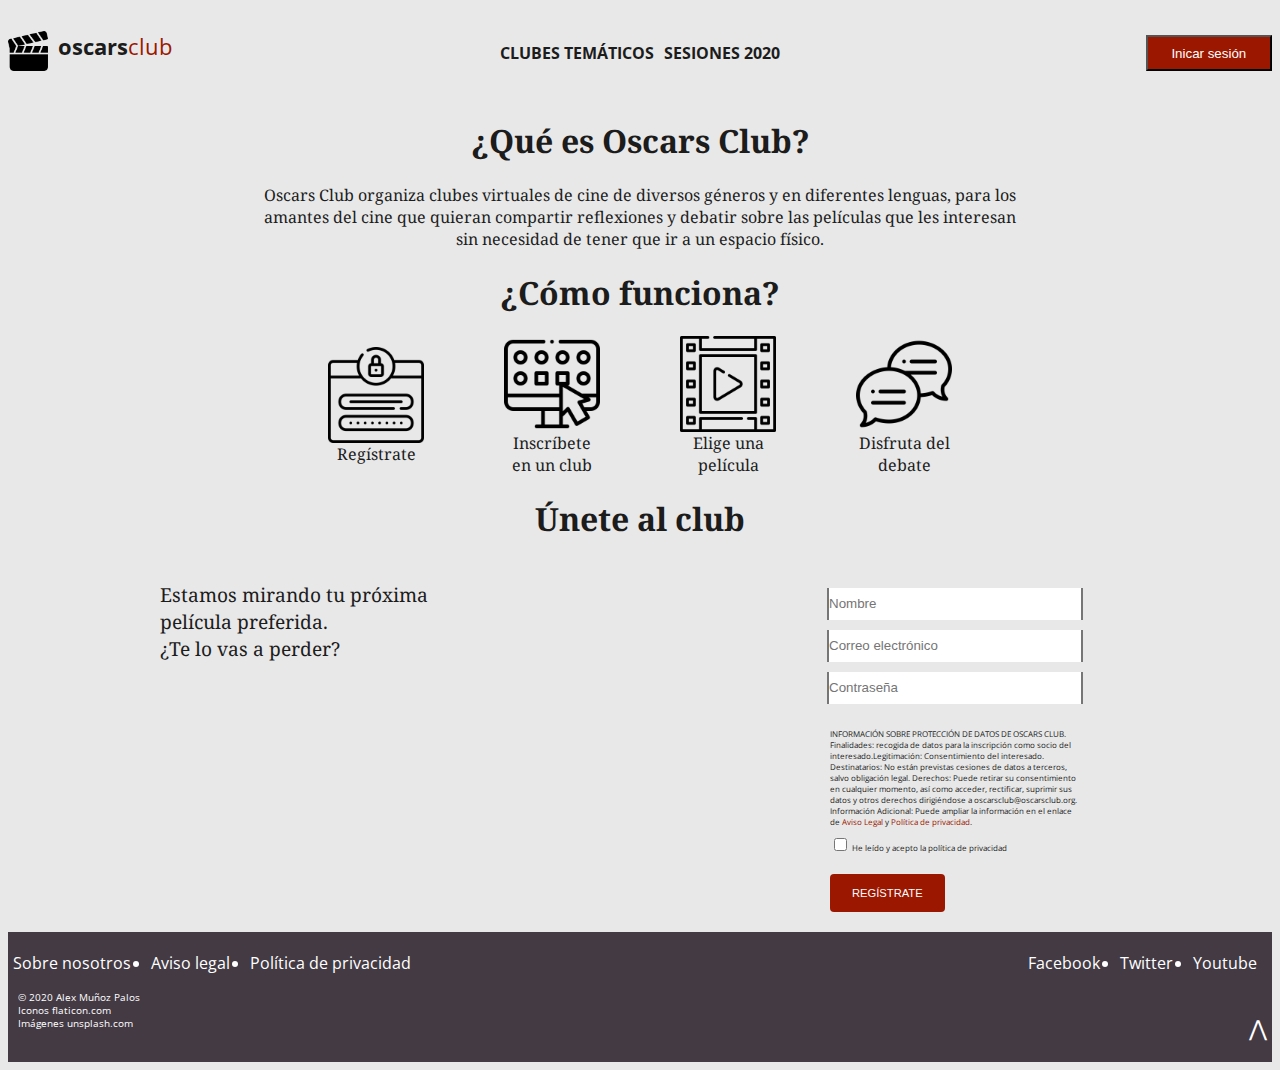
<file: index.html>
<!DOCTYPE html>
<html lang="es">
<head>
    <meta charset="UTF-8">
    <meta name="viewport" content="width=device-width, initial-scale=1.0">
    <link rel="stylesheet" href= "css/style.css">
    <link rel="preconnect" href="https://fonts.gstatic.com">
    <link href="https://fonts.googleapis.com/css2?family=Noto+Serif:ital,wght@0,400;0,700;1,400;1,700&display=swap" rel="stylesheet">
    <link href="https://fonts.googleapis.com/css2?family=Open+Sans:ital,wght@0,400;1,700&display=swap" rel="stylesheet">

    <title>Página de inicio de oscarsclub</title>
</head>
<body>
    <header id="cabecera">
        <button><a href="about:blank">Inicar sesión</a></button>
        <a id="enlacecabecera" href="index.html"><span class="negrita">oscars</span><span class="vermell">club</span></a>
        <nav>
            <ul>
                <li><a href="clubes-tematicos.html">CLUBES TEMÁTICOS</a></li>
                <li><a href="sesiones-2020.html">SESIONES 2020</a></li>
            </ul>
        </nav>
        
    </header>
    <main>
        <section id="oscars">
            <h1>¿Qué es Oscars Club?</h1>
            <p>Oscars Club organiza clubes virtuales de cine de diversos géneros y en diferentes lenguas, para los amantes del 
                cine que quieran compartir reflexiones y debatir sobre las películas que les interesan sin
                 necesidad de tener que ir a un espacio físico.</p>
        </section>
        
        <section>
            <h1>¿Cómo funciona?</h1>
            <div id="funcionamiento">
                <figure>
                <img src="img/howto-register.png" >
                <figcaption>Regístrate</figcaption>
                </figure>
                <figure>
                <img src="img/howto-club.png" >
                <figcaption>Inscríbete en un club</figcaption>
                </figure>
                <figure>
                <img src="img/howto-film.png" >
                <figcaption>Elige una película</figcaption>
                </figure>
                <figure>
                <img src="img/howto-speech.png" >
                <figcaption>Disfruta del debate </figcaption>
                </figure>
            </div>
        </section>
        <section>
            <h1> Únete al club</h1>
            <div id="unete">
                <p id="textounete">
                    Estamos mirando tu próxima película preferida.<br>
                    ¿Te lo vas a perder?
                </p>
            <div id="formulario">
                <form>
                    <ul>
                        <li><input name="Nombre" id="nombre" type="text" pattern="[A-Za-z'ñç\-]{2,64}" required placeholder="Nombre"></li>
                        <li><input name="Email" id="correo" type="email" placeholder="Correo electrónico" required></li>
                        <li><input name="Contraseña" id="contraseña" type="password" placeholder="Contraseña" required></li>
                    </ul>
                    <p>
                        INFORMACIÓN SOBRE PROTECCIÓN DE DATOS DE OSCARS CLUB. Finalidades: recogida de datos para la inscripción como
                        socio del interesado.Legitimación: Consentimiento del interesado. Destinatarios: No están previstas cesiones de datos a terceros, salvo obligación legal. Derechos: Puede retirar su consentimiento en cualquier momento, así como acceder, rectificar, suprimir sus datos y otros derechos dirigiéndose a oscarsclub@oscarsclub.org.
                        Información Adicional: Puede ampliar la información en el enlace de <a>Aviso Legal</a> 
                        y <a>Política de privacidad</a>.
                    </p>
                    <div id="terminos">
                    <label for="aceptotermimos">
                        <input type="checkbox" name="aceptarterminos" id="aceptoterminos">
                        He leído y acepto la política de privacidad
                    </label>
                    </div>
                    <button type="submit">REGÍSTRATE</button>
                </form>
                
            </div>
            </div>

        </section>
    </main>

    <footer>
        <div id="primera">
            <ul>
                <li><a href="about:blank">Sobre nosotros</a></li>
                <li class="disco"><a href="about:blank">Aviso legal</a></li>
                <li class="disco"><a href="about:blank">Política de privacidad</a></li>
            </ul>
        </div>
        
        <div id="segunda">
            <ul>
                <li><a href="about:blank">Facebook</a></li>
                <li class="disco"><a href="about:blank">Twitter</a></li>
                <li class="disco"><a href="about:blank">Youtube</a></li>
            </ul>
        </div>
        <div id="infofooter">
            <p>© 2020 Alex Muñoz Palos<br>Iconos <a href="https://www.flaticon.com">flaticon.com</a> <br>Imágenes <a href="https://unsplash.com">unsplash.com</a> </p>
        </div>
        <div id="contenidor"> 
            <p id="xwedge"><a href="#cabecera">&#8896;</a></p>
        </div>
    </footer>
    
</body>
</html>
</file>
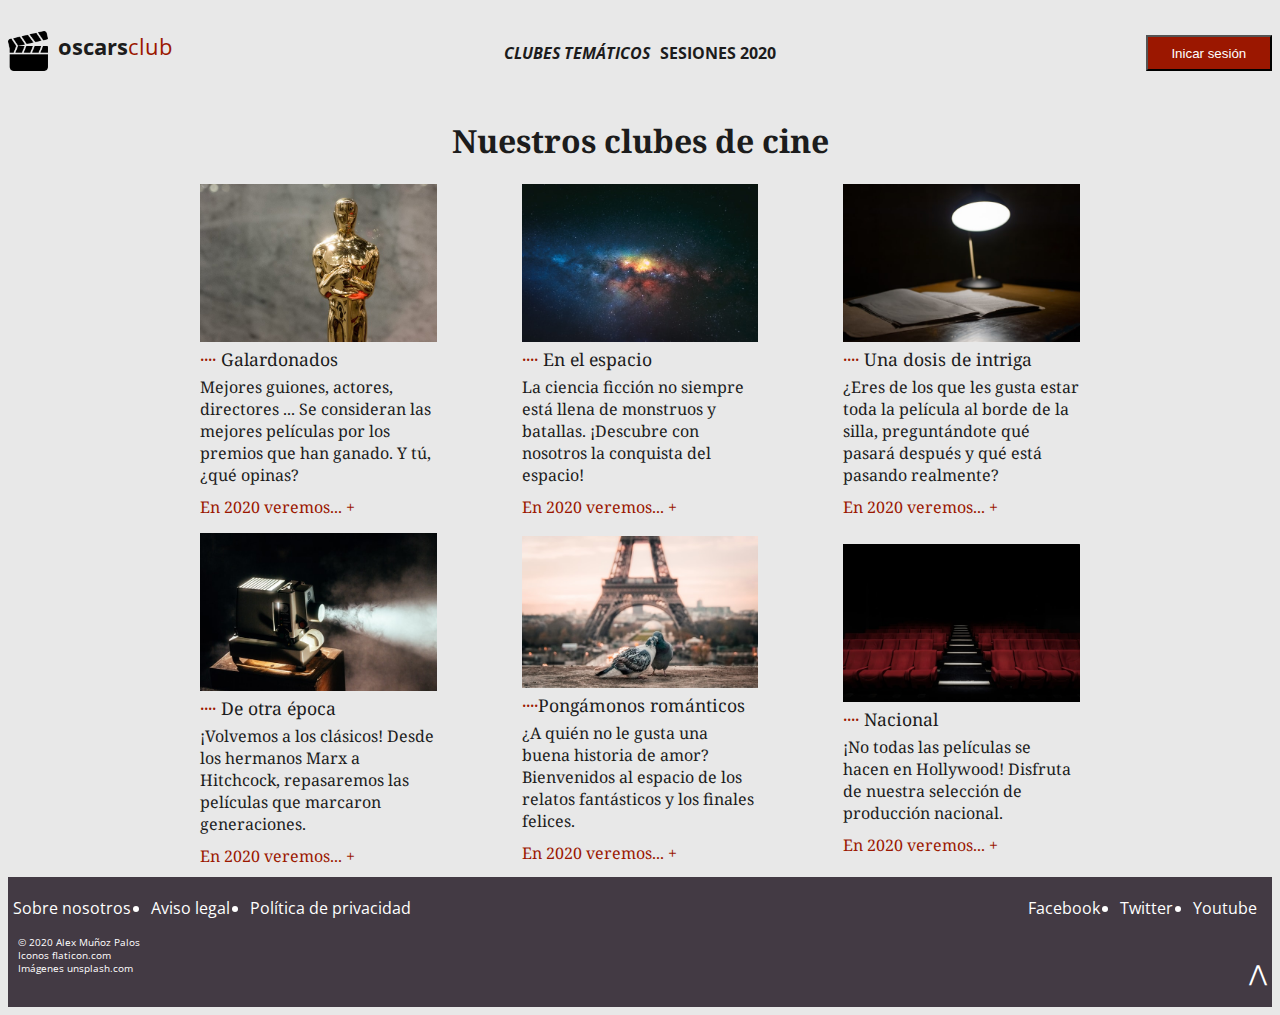
<file: clubes-tematicos.html>
<!DOCTYPE html>
<html lang="es">
<head>
    <meta charset="UTF-8">
    <meta name="viewport" content="width=device-width, initial-scale=1.0">
    <link rel="stylesheet" href= "css/style.css">
    <link rel="preconnect" href="https://fonts.gstatic.com">
    <link href="https://fonts.googleapis.com/css2?family=Noto+Serif:ital,wght@0,400;0,700;1,400;1,700&display=swap" rel="stylesheet">
    <link href="https://fonts.googleapis.com/css2?family=Open+Sans:ital,wght@0,400;1,700&display=swap" rel="stylesheet">
    <title>Clubes temáticos de películas en oscarsclub</title>
</head>
<body>
    <header id="cabecera">
        <button><a href="about:blank">Inicar sesión</a></button>
        <a id="enlacecabecera" href="index.html"><span class="negrita">oscars</span><span class="vermell">club</span></a>
        <nav>
            <ul>
                <li><a href="clubes-tematicos.html"><span class="cursiva">CLUBES TEMÁTICOS</span></a></li>
                <li><a href="sesiones-2020.html">SESIONES 2020</a></li>
            </ul>
        </nav>
        
    </header>
    <main>
        <h1>Nuestros clubes de cine</h1>
        <section id="clubes">
            <figure>
                <img src="img/club1.jpg">
                <figcaption><div class="tituloclubes"><span class="vermell">····</span> Galardonados</div>
                    Mejores guiones, actores, directores ... Se consideran las mejores películas por los premios que han ganado. Y tú, ¿qué opinas?
                 <a href="sesiones-2020.html#Galardonados">En 2020 veremos... +</a> </figcaption>
            </figure>
            <figure>
                <img src="img/club2.jpg">
                <figcaption><div class="tituloclubes"><span class="vermell">····</span> En el espacio</div>
                    La ciencia ficción no siempre está llena de monstruos y batallas. ¡Descubre con nosotros la conquista del espacio!
                    <a href="sesiones-2020.html#EnElEspacio">En 2020 veremos... +</a> </figcaption>
            </figure>
            <figure>
                <img src="img/club3.jpg">
                <figcaption><div class="tituloclubes"><span class="vermell">····</span> Una dosis de intriga</div>
                ¿Eres de los que les gusta estar toda la película al borde de la silla, preguntándote qué pasará después y qué está pasando realmente?
                <a href="sesiones-2020.html#Intriga">En 2020 veremos... +</a>  </figcaption>
            </figure>
            <figure>
                <img src="img/club4.jpg">
                <figcaption><div class="tituloclubes"><span class="vermell">····</span> De otra época</div>
                ¡Volvemos a los clásicos! Desde los hermanos Marx a Hitchcock, repasaremos las películas que marcaron generaciones.
                <a href="sesiones-2020.html#OtraEpoca">En 2020 veremos... +</a> </figcaption>
            </figure>
            <figure>
                <img src="img/club5.jpg">
                <figcaption><div class="tituloclubes"><span class="vermell">····</span>Pongámonos románticos</div>
                ¿A quién no le gusta una buena historia de amor? Bienvenidos al espacio de los relatos fantásticos y los finales felices.
                <a href="sesiones-2020.html#Romanticas">En 2020 veremos... +</a> </figcaption>
            </figure>
            <figure>
                <img src="img/club6.jpg">
                <figcaption><div class="tituloclubes"><span class="vermell">····</span> Nacional</div>
                ¡No todas las películas se hacen en Hollywood! Disfruta de nuestra selección de producción nacional.
                <a href="sesiones-2020.html#Nacional">En 2020 veremos... +</a> </figcaption>
            </figure>
            </section>
        </section>

    </main>
    <footer>
        <div id="primera">
            <ul>
                <li><a href="about:blank">Sobre nosotros</a></li>
                <li class="disco"><a href="about:blank">Aviso legal</a></li>
                <li class="disco"><a href="about:blank">Política de privacidad</a></li>
            </ul>
        </div>
        
        <div id="segunda">
            <ul>
                <li><a href="about:blank">Facebook</a></li>
                <li class="disco"><a href="about:blank">Twitter</a></li>
                <li class="disco"><a href="about:blank">Youtube</a></li>
            </ul>
        </div>
        <div id="infofooter">
            <p>© 2020 Alex Muñoz Palos<br>Iconos <a href="https://www.flaticon.com">flaticon.com</a> <br>Imágenes <a href="https://unsplash.com">unsplash.com</a> </p>
        </div>
        <div id="contenidor"> 
            <p id="xwedge"><a href="#cabecera">&#8896;</a></p>
        </div>
    </footer>
</body>
</html>
</file>
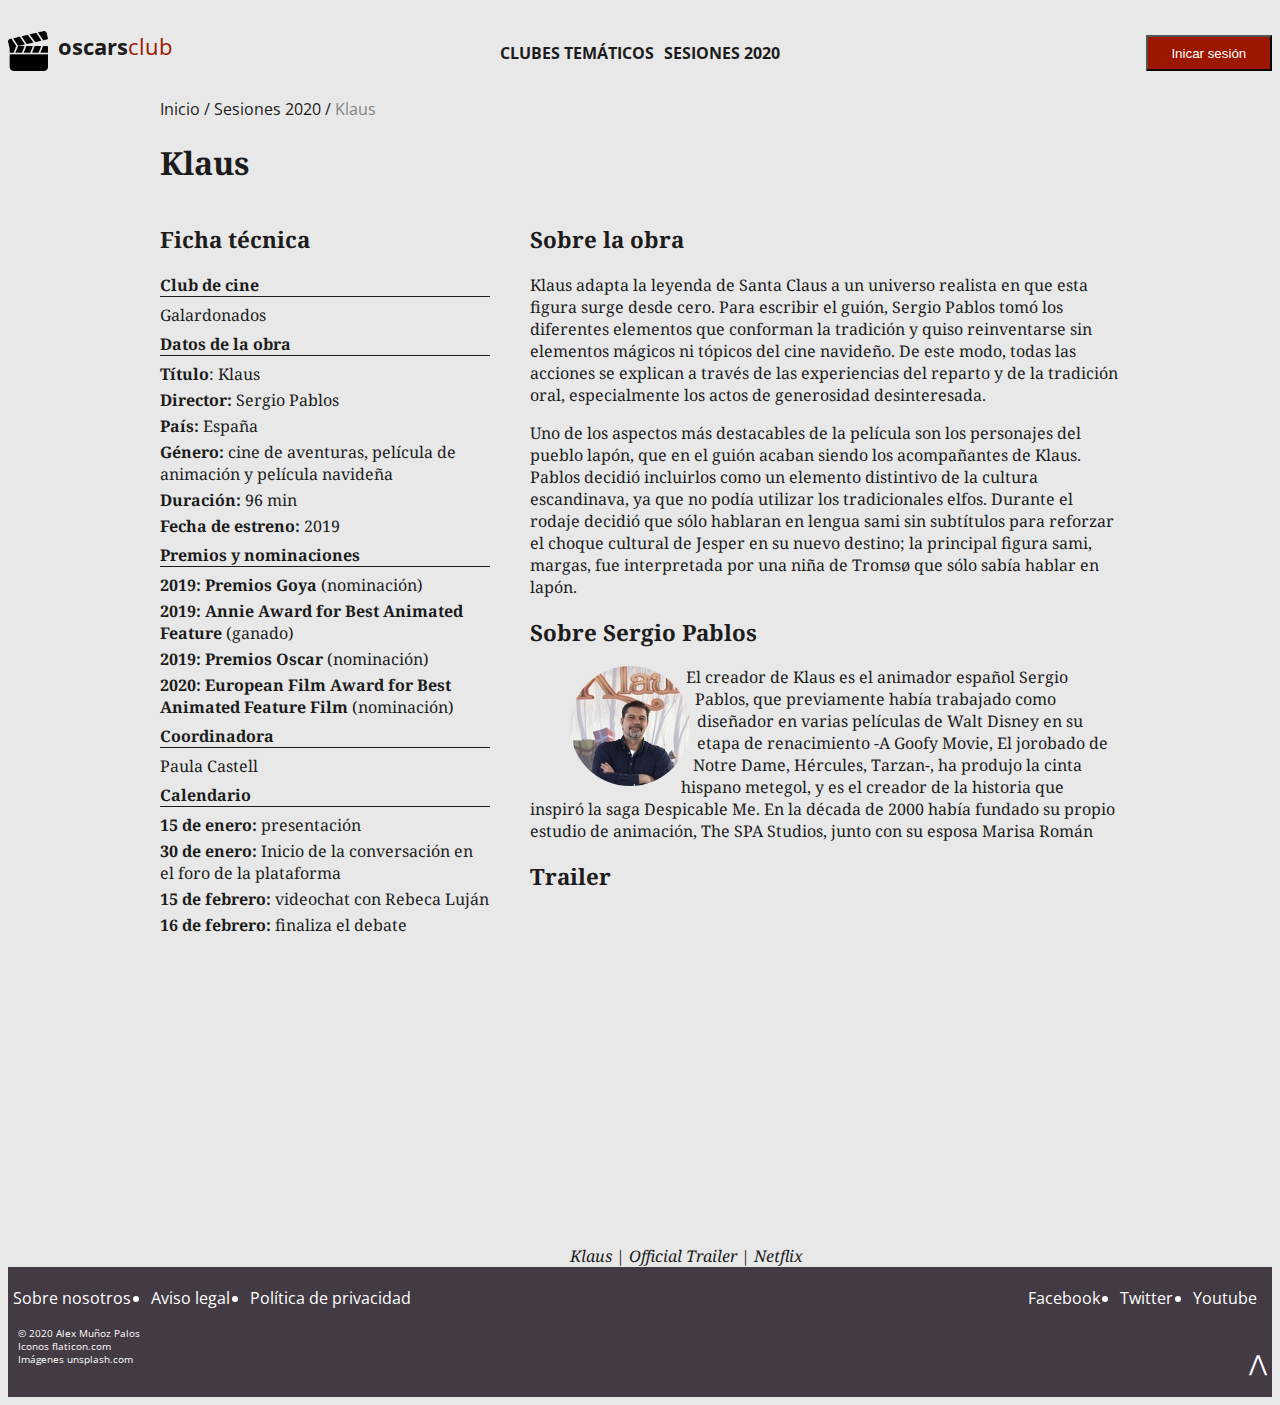
<file: detalle-sesion.html>
<!DOCTYPE html>
<html lang="es">
<head>
    <meta charset="UTF-8">
    <meta name="viewport" content="width=device-width, initial-scale=1.0">
    <link rel="stylesheet" href= "css/style.css">
    <link rel="preconnect" href="https://fonts.gstatic.com">
    <link href="https://fonts.googleapis.com/css2?family=Noto+Serif:ital,wght@0,400;0,700;1,400;1,700&display=swap" rel="stylesheet">
    <link href="https://fonts.googleapis.com/css2?family=Open+Sans:ital,wght@0,400;1,700&display=swap" rel="stylesheet">
    <title>Detalles de la película Klaus</title>
</head>
<body>
    <header id="cabecera">
        <button><a href="about:blank">Inicar sesión</a></button>
        <a id="enlacecabecera" href="index.html"><span class="negrita">oscars</span><span class="vermell">club</span></a>
        <nav>
            <ul>
                <li><a href="clubes-tematicos.html">CLUBES TEMÁTICOS</a></li>
                <li><a href="sesiones-2020.html">SESIONES 2020</a></li>
            </ul>
        </nav>
        
    </header>
    <main>
        <nav id="Ariadna"><a href="index.html">Inicio</a> / <a href="sesiones-2020.html">Sesiones 2020</a> / <span class="noactiu">Klaus</span></nav>
    <h1 class="titulopelicula">Klaus</h1>
    <section class="pelicula">
        <aside class="fichatecnica">
            <h2>Ficha técnica</h2>
            <div>
                <h4>Club de cine</h4>
                <p>Galardonados</p>
            </div>
            <div>
                <h4>Datos de la obra</h4>
                <p><b>Título</b>: Klaus </p>
                <p><b>Director:</b> Sergio Pablos </p>
                <p><b>País:</b> España </p>
                <p><b>Género:</b> cine de aventuras, película de animación y película navideña </p>
                <p><b>Duración:</b> 96 min </p>
                <p><b>Fecha de estreno:</b> 2019 </p>
            </div>
            <div>
                <h4>Premios y nominaciones</h4>
                <p><b>2019: Premios Goya</b> (nominación)</p>
                <p><b>2019: Annie Award for Best Animated Feature</b> (ganado)</p>
                <p><b>2019: Premios Oscar</b> (nominación)</p>
                <p><b>2020: European Film Award for Best Animated Feature Film</b> (nominación)</p>
            </div>
            <div>
                <h4>Coordinadora</h4>
                <p>Paula Castell</p>
            </div>
            <div>
                <h4>Calendario</h4>
                <p><b>15 de enero:</b> presentación</p>
                <p><b>30 de enero:</b> Inicio de la conversación en el foro de la plataforma</p>
                <p><b>15 de febrero:</b> videochat con Rebeca Luján</p>
                <p><b>16 de febrero:</b> finaliza el debate</p>
            </div>
        </aside>
        <article class="infopeliculas">
            <h2>Sobre la obra</h2>
            <p>
                Klaus adapta la leyenda de Santa Claus a un universo realista en que esta figura surge desde cero. 
                Para escribir el guión, Sergio Pablos tomó los diferentes elementos que conforman la tradición y quiso 
                reinventarse sin elementos mágicos ni tópicos del cine navideño. De este modo, todas las acciones se explican 
                a través 
                de las experiencias del reparto y de la tradición oral, especialmente los actos de generosidad desinteresada.
            </p>
            <p>
                Uno de los aspectos más destacables de la película son los personajes del pueblo lapón, 
                que en el guión acaban siendo los acompañantes de Klaus. Pablos decidió incluirlos como un elemento
                 distintivo de la cultura escandinava, ya que no podía utilizar los tradicionales elfos. 
                 Durante el rodaje decidió que sólo hablaran en lengua sami sin subtítulos para reforzar el choque cultural 
                 de Jesper en su nuevo destino; 
                la principal figura sami, margas, fue interpretada por una niña de Tromsø que sólo sabía hablar en lapón.
            </p>
            <h2>Sobre Sergio Pablos</h2>
            <figure class="circular">
                <img src="img/sergio-pablos.jpg">
            </figure>
            <p>
                El creador de Klaus es el animador español Sergio Pablos, que previamente había trabajado como diseñador en 
                varias películas de Walt Disney en su etapa de renacimiento -A Goofy Movie, El jorobado de Notre Dame,
                 Hércules, Tarzan-, ha produjo la cinta hispano metegol, y es el creador de la historia que inspiró la saga 
                 Despicable Me. En la 
                década de 2000 había fundado su propio estudio de animación, The SPA Studios, junto con su esposa Marisa Román
            </p>
            <h2>Trailer</h2>
            <figure>
            <iframe src="https://www.youtube.com/embed/taE3PwurhYM" frameborder="0" 
            allow="accelerometer; autoplay; clipboard-write; encrypted-media; gyroscope; picture-in-picture" 
            allowfullscreen></iframe> 
            <figcaption>Klaus | Official Trailer | Netflix </figcaption>
            </figure>
        </article>
    </section>
</main>
<footer>
    <div id="primera">
        <ul>
            <li><a href="about:blank">Sobre nosotros</a></li>
            <li class="disco"><a href="about:blank">Aviso legal</a></li>
            <li class="disco"><a href="about:blank">Política de privacidad</a></li>
        </ul>
    </div>
    
    <div id="segunda">
        <ul>
            <li><a href="about:blank">Facebook</a></li>
            <li class="disco"><a href="about:blank">Twitter</a></li>
            <li class="disco"><a href="about:blank">Youtube</a></li>
        </ul>
    </div>
    <div id="infofooter">
        <p>© 2020 Alex Muñoz Palos<br>Iconos <a href="https://www.flaticon.com">flaticon.com</a> <br>Imágenes <a href="https://unsplash.com">unsplash.com</a> </p>
    </div>
    <div id="contenidor"> 
        <p id="xwedge"><a href="#cabecera">&#8896;</a></p>
    </div>
</footer> 
</body>
</html>
</file>
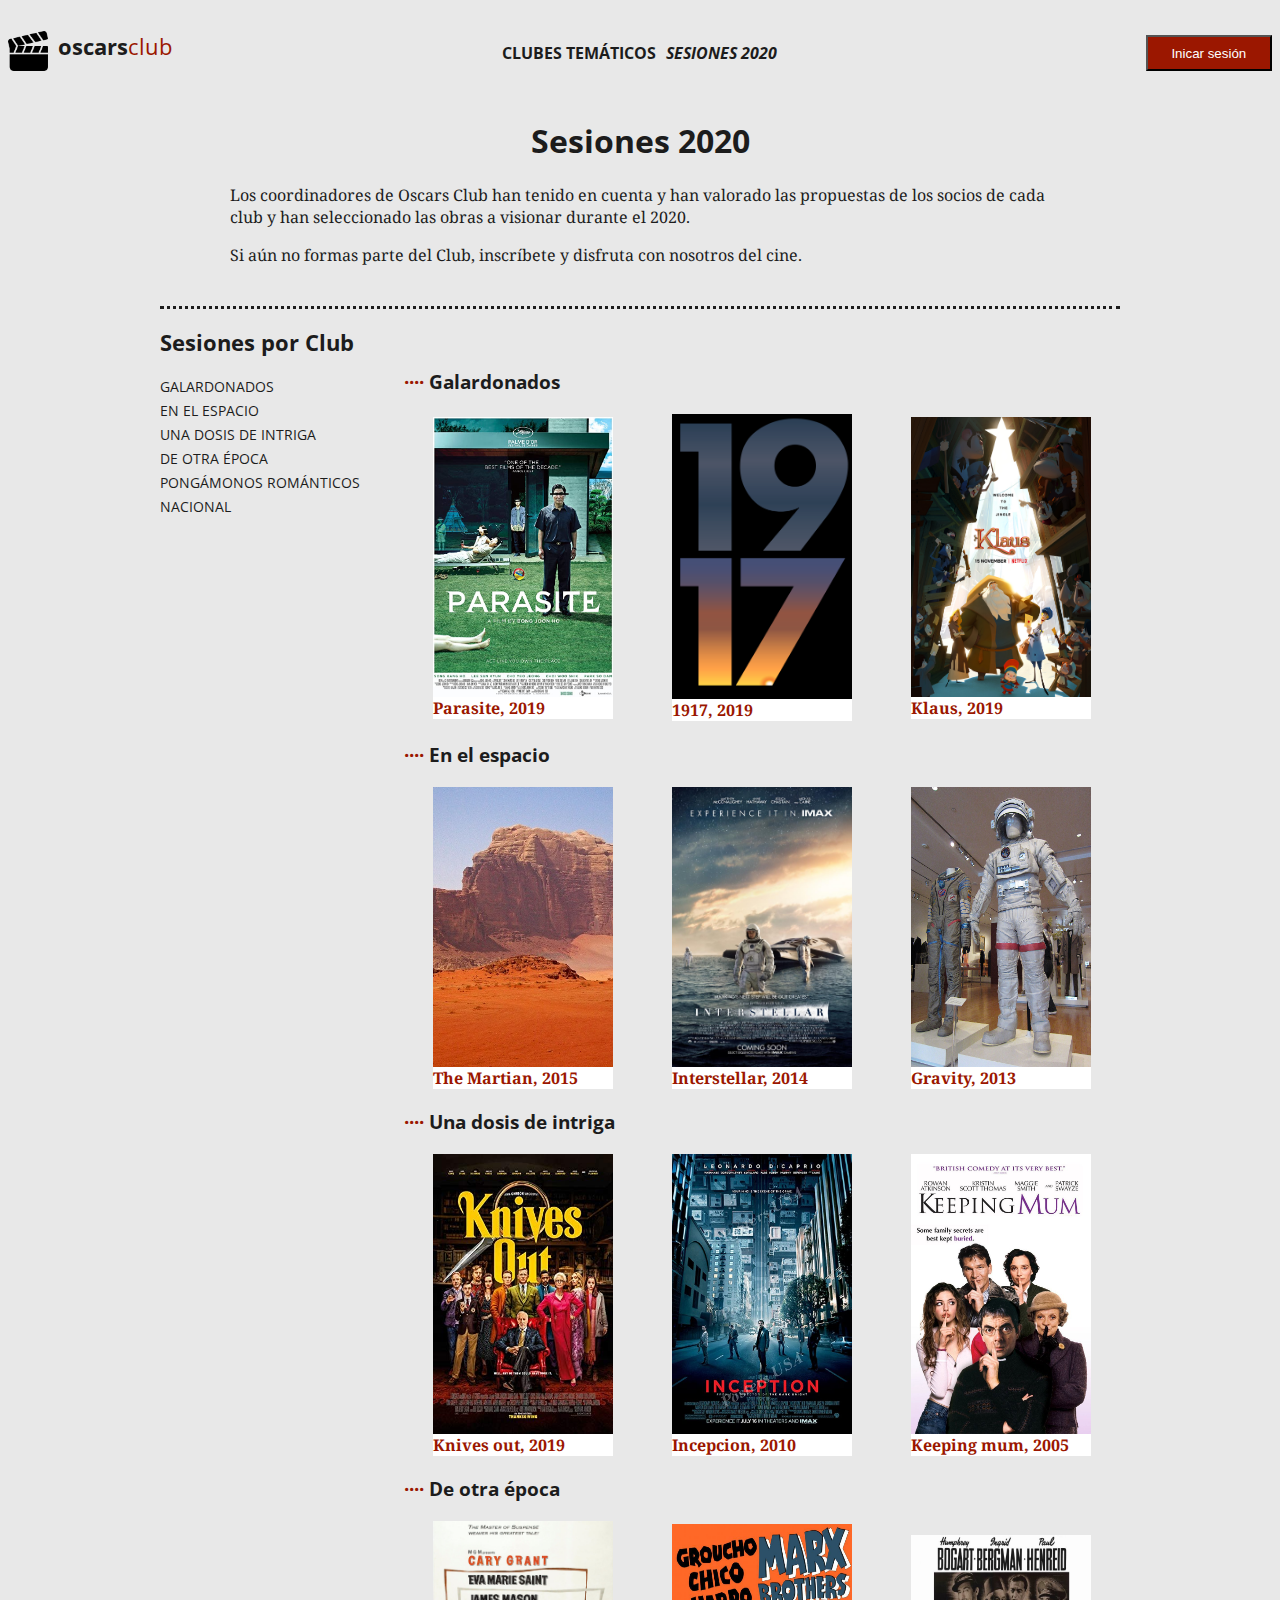
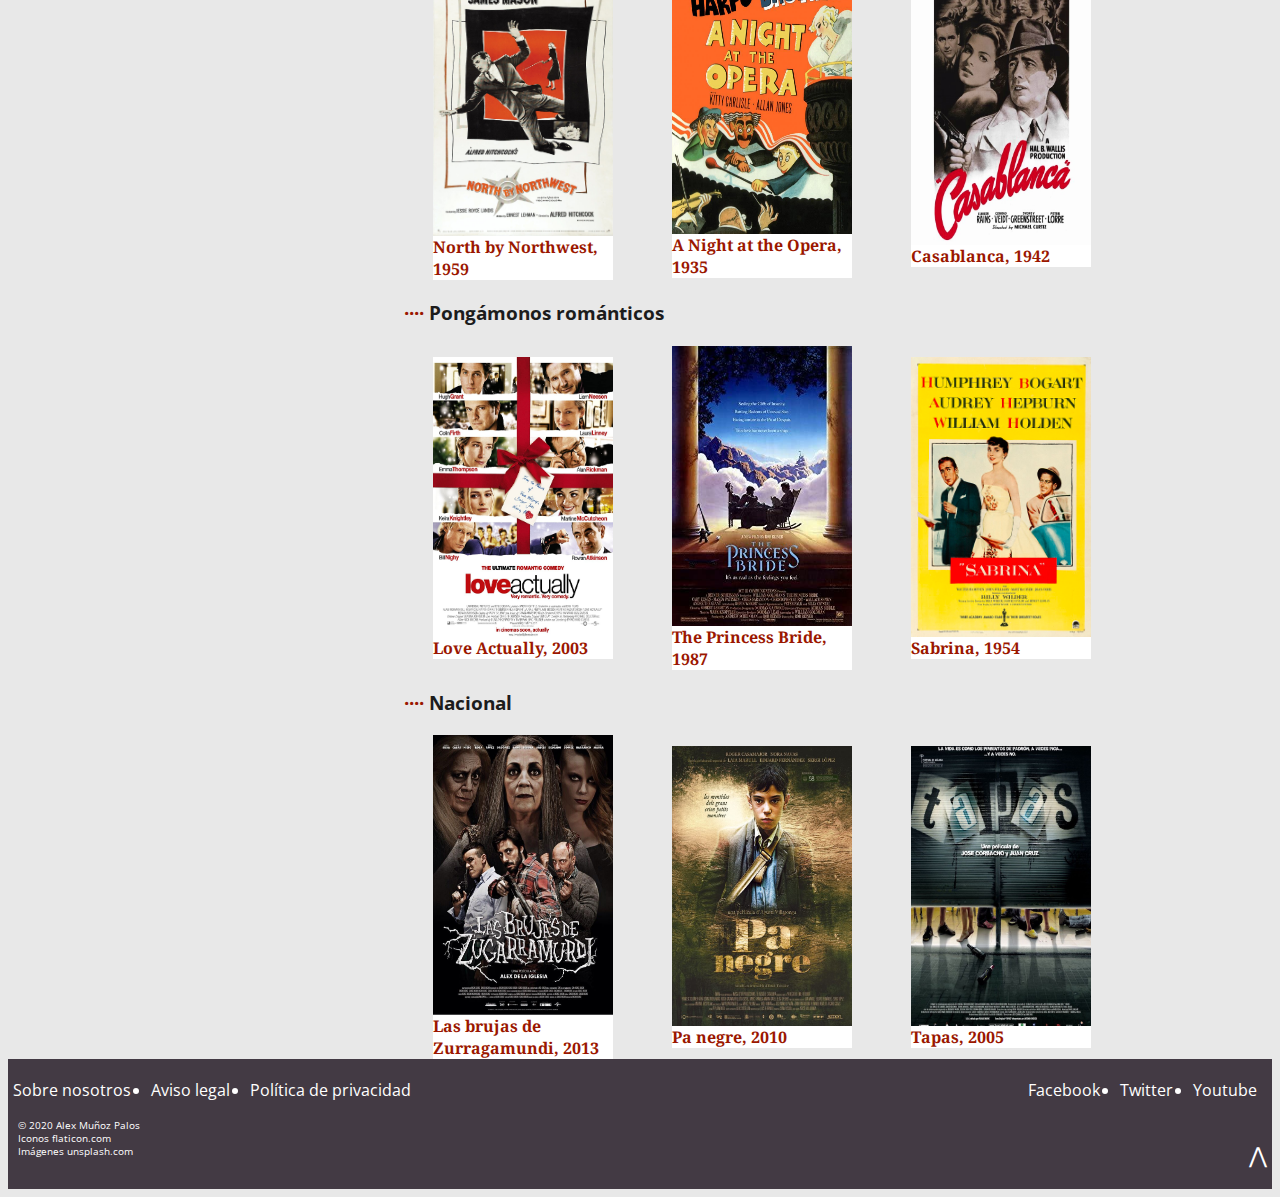
<file: sesiones-2020.html>
<!DOCTYPE html>
<html lang="es">
<head>
    <meta charset="UTF-8">
    <meta name="viewport" content="width=device-width, initial-scale=1.0">
    <link rel="stylesheet" href= "css/style.css">
    <link rel="preconnect" href="https://fonts.gstatic.com">
    <link href="https://fonts.googleapis.com/css2?family=Noto+Serif:ital,wght@0,400;0,700;1,400;1,700&display=swap" rel="stylesheet">
    <link href="https://fonts.googleapis.com/css2?family=Open+Sans:ital,wght@0,400;1,700&display=swap" rel="stylesheet">
    <title>Sesiones de películas de oscarsclub</title>
</head>
<body>
    <header id="cabecera">
        <button><a href="about:blank">Inicar sesión</a></button>
        <a id="enlacecabecera" href="index.html"><span class="negrita">oscars</span><span class="vermell">club</span></a>
        <nav>
            <ul>
                <li><a href="clubes-tematicos.html">CLUBES TEMÁTICOS</a></li>
                <li><a href="sesiones-2020.html"><span class="cursiva">SESIONES 2020</span></a></li>
            </ul>
        </nav>
        
    </header>
    <main>
        <h1 class="titulosesiones">Sesiones 2020</h1>
        <section id="propuestas">
        <p>Los coordinadores de Oscars Club 
            han tenido en cuenta y han valorado las propuestas de los socios de cada club y han seleccionado
             las obras a visionar durante el 2020.
        </p>
        <p>Si aún no formas parte del Club, inscríbete y disfruta con nosotros del cine.</p>
    </section>
        <section id="sesiones2020">
            <nav class="menulateral">
            <h2 class="titulosesiones">Sesiones por Club</h2>
            <ul>
                <li><a href="#Galardonados">GALARDONADOS</a></li>
                <li><a href="#EnElEspacio">EN EL ESPACIO</a></li>
                <li><a href="#Intriga">UNA DOSIS DE INTRIGA</a></li>
                <li><a href="#OtraEpoca">DE OTRA ÉPOCA</a></li>
                <li><a href="#Romanticas">PONGÁMONOS ROMÁNTICOS</a></li>
                <li><a href="#Nacional">NACIONAL</a></li>
            </ul>
            </nav>
            <article class="sesiones">
                <h3 class="titulosesiones"><span class="vermell">····</span> Galardonados</h3>
                <div class="club" id="Galardonados">
                    <figure>
                        <a href="about:blank"><img src="img/club1-movie1.jpg" alt="Parasite"></a>
                        <figcaption><a href="about:blank">Parasite, 2019</a></figcaption>
                    </figure>
                    <figure>
                        <a href="about:blank"><img src="img/club1-movie2.png" alt="1917"></a>
                        <figcaption><a href="about:blank">1917, 2019</a></figcaption>
                    </figure>
                    <figure>
                        <a href="detalle-sesion.html"><img src="img/club1-movie3.jpg" alt="Klaus"></a>
                        <figcaption><a href="detalle-sesion.html">Klaus, 2019</a></figcaption>
                    </figure>
                </div>
                <h3 class="titulosesiones"><span class="vermell">····</span> En el espacio</h3>
                <div class="club" id="EnElEspacio">
                    <figure>
                        <a href="about:blank"><img src="img/club2-movie1.jpg" alt="The Martian"></a>
                        <figcaption><a href="about:blank">The Martian, 2015</a></figcaption>
                    </figure>
                    <figure>
                        <a href="about:blank"><img src="img/club2-movie2.jpg" alt="Interstellar"></a>
                        <figcaption><a href="about:blank">Interstellar, 2014</a></figcaption>
                    </figure>
                    <figure>
                        <a href="about:blank"><img src="img/club2-movie3.jpg" alt="Gravity"></a>
                        <figcaption><a href="about:blank">Gravity, 2013</a></figcaption>
                    </figure>
                </div>
                <h3 class="titulosesiones"><span class="vermell">····</span> Una dosis de intriga</h3>
                <div class="club" id="Intriga">
                    <figure>
                        <a href="about:blank"><img src="img/club3-movie1.jpg" alt="Knives Out"></a>
                        <figcaption><a href="about:blank">Knives out, 2019</a></figcaption>
                    </figure>
                    <figure>
                        <a href="about:blank"><img src="img/club3-movie2.jpg" alt="Incepcion"></a>
                        <figcaption><a href="about:blank">Incepcion, 2010</a></figcaption>
                    </figure>
                    <figure>
                        <a href="about:blank"><img src="img/club3-movie3.jpg" alt="Keeping mum"></a>
                        <figcaption><a href="about:blank">Keeping mum, 2005</a></figcaption>
                    </figure>
                </div>
                <h3 class="titulosesiones"><span class="vermell">····</span> De otra época</h3>
                <div class="club" id="OtraEpoca">
                    <figure>
                        <a href="about:blank"><img src="img/club4-movie1.jpg" alt="North by Northwest"></a>
                        <figcaption><a href="about:blank">North by Northwest, 1959</a> </figcaption>
                    </figure>
                    <figure>
                        <a href="about:blank"><img src="img/club4-movie2.jpg" alt="A Night at the Opera"></a>
                        <figcaption><a href="about:blank">A Night at the Opera, 1935</a> </figcaption>
                    </figure>
                    <figure>
                        <a href="about:blank"><img src="img/club4-movie3.jpg" alt="Casablanca"></a>
                        <figcaption><a href="about:blank">Casablanca, 1942</a></figcaption>
                    </figure>
                </div>
                <h3 class="titulosesiones"><span class="vermell">····</span> Pongámonos románticos</h3>
                <div class="club" id="Romanticas">
                    <figure>
                        <a href="about:blank"><img src="img/club5-movie1.jpg" alt="Love Actually"></a>
                        <figcaption><a href="about:blank">Love Actually, 2003</a></figcaption>
                    </figure>
                    <figure>
                        <a href="about:blank"><img src="img/club5-movie2.jpg" alt="The Princess Bride"></a>
                        <figcaption><a href="about:blank">The Princess Bride, 1987</a></figcaption>
                    </figure>
                    <figure>
                        <a href="about:blank"><img src="img/club5-movie3.jpg" alt="Sabrina"></a>
                        <figcaption><a href="about:blank">Sabrina, 1954</a></figcaption>
                    </figure>
                </div>
                <h3 class="titulosesiones"><span class="vermell">····</span> Nacional</h3>
                <div class="club" id="Nacional">
                    <figure>
                        <a href="about:blank"><img src="img/club6-movie1.jpg" alt="Las brujas de Zurragamundi"></a>
                        <figcaption><a href="about:blank">Las brujas de Zurragamundi, 2013</a></figcaption>
                    </figure>
                    <figure>
                        <a href="about:blank"><img src="img/club6-movie2.jpg" alt="Pa negre"></a>
                        <figcaption><a href="about:blank">Pa negre, 2010</a></figcaption>
                    </figure>
                    <figure>
                        <a href="about:blank"><img src="img/club6-movie3.jpg" alt="Tapas"></a>
                        <figcaption><a href="about:blank">Tapas, 2005</a></figcaption>
                    </figure>
                </div>
            </article>
        </section>
    </main>
    <footer>
        <div id="primera">
            <ul>
                <li><a href="about:blank">Sobre nosotros</a></li>
                <li class="disco"><a href="about:blank">Aviso legal</a></li>
                <li class="disco"><a href="about:blank">Política de privacidad</a></li>
            </ul>
        </div>
        
        <div id="segunda">
            <ul>
                <li><a href="about:blank">Facebook</a></li>
                <li class="disco"><a href="about:blank">Twitter</a></li>
                <li class="disco"><a href="about:blank">Youtube</a></li>
            </ul>
        </div>
        <div id="infofooter">
            <p>© 2020 Alex Muñoz Palos<br>Iconos <a href="https://www.flaticon.com">flaticon.com</a> <br>Imágenes <a href="https://unsplash.com">unsplash.com</a> </p>
        </div>
        <div id="contenidor"> 
            <p id="xwedge"><a href="#cabecera">&#8896;</a></p>
        </div>
    </footer>
</body>
</html>
</file>
<file: css/style.css>
body{
    background-color: rgb(232, 232, 232);
    color:rgb(28, 28, 28);
    font-family: 'Noto Serif', Helvetica, sans-serif;
    font-size: 1rem;
}
header {
    color:rgb(28, 28, 28);
    width: 100%;
    font-family: 'Open Sans', Helvetica, sans-serif;
    display:flex;
    flex-direction: column;
    align-items: center;
    justify-content: center;
    height: 200px;
}

a{
    color:rgb(155, 23, 0);
    text-decoration: none;
}
a:hover{
    color: rgb(155, 23, 0);
    opacity:0.5;
}
nav a{
    color: rgb(28, 28, 28);
}
header nav a{
    font-weight: 700;
}
nav a:hover{
    color: rgb(28, 28, 28);
    opacity: 0.5;
}
footer a{
    color: rgb(255,255,255)
}
button a{
    color: rgb(255,255,255)
}
button a:hover{
    color: rgb(28, 28, 28); 
}
header nav a:hover{
    font-weight: bold;
}
nav{
    font-family: 'Open Sans', Helvetica, sans-serif;
}

header nav ul{
    padding:0;
    list-style: none;
}
header nav ul li{
    padding: 0;
    text-align: center;;
}
header button{
    color: white;
    background-color: rgb(155, 23, 0);
    width: 100px;
    height: 40px;
    margin: 0 0 10px 0;
}
#enlacecabecera{
    display: block;
    height:45px;
    background: url(../img/oscarsclub-isologo.png) no-repeat;
    padding-left: 50px;
    font-size: 1.4rem;
    background-size:40px; /*30px*/
    background-position: left top;
    color: rgb(28, 28, 28);
}

@media screen and (max-width: 850px){
footer {
    height: 350px;
    background-color: rgb(67, 58, 68);
    color: white;
    font-family: 'Open Sans', Helvetica, sans-serif;
    display: flex;
    flex-direction: column;
    justify-content: center;
    align-items: center;
}
#primera{
    margin-top: 30px;
}
footer ul{
    list-style: none;
    padding:0;
}
footer ul li{
    text-align: center;
    padding:0;
}
#infofooter p{
    margin:0;
    text-align: center;
}
#contenidor{
    margin:0 5px 5px auto;
}
}

h1{
    text-align: center;
}
h3{
    font-size: 1.2rem
}
h2{
    font-size: 1.4rem;
}
/* PÁGINA DE INICIO*/
#funcionamiento{
    display:flex;
    align-items: center;
    flex-direction: column;
}
#funcionamiento figure{
    max-width: 50%;
    max-height: 50%;
}
#funcionamiento figure img{
    max-width: 100%;
    max-height: 100%;
    display: block;
}
figure{
    text-align: center;
    margin: 0 40px 0 40px;
}
form{
    font-family: 'Open Sans', Helvetica, sans-serif;
}
form button{
    background-color: rgb(155, 23, 0);
    color:rgb(252,252,252);
    padding: 13px 22px;
    border-radius: 4px;
    border:none;
    font-size:0.7rem;
    width: auto;
    margin: 20px 0 20px 0;
}

#oscars{
    text-align: center;
}

#textounete{
    font-size: 1.2rem;
}
form ul li{
    padding-left:0;
    margin: 5px 0 5px 0;
}
form ul li input{
    width: 100%;
    height: 100%;
    border-style: none solid none solid;
    padding-left:0;
}
form ul{
    list-style: none;
    padding-left:0;
}
#formulario form p{
    font-size: 0.5rem;
}

/*CLUBES TEMÁTICOS*/
#clubes{
    display:flex;
    flex-direction: column;
    align-items: center;
    justify-content: center;
}
#clubes figure{
    display: table;
    width: auto;
    height: auto;
}
#clubes figure img{
    max-width: 100%;
    max-height: 100%;
    display:block;
}
#clubes figcaption{
    display: table-caption;
    caption-side: bottom;
    text-align: left;
}
#clubes figure figcaption a{
    display: block;
    margin:10px 0 10px 0;
    color: rgb(155, 23, 0);
}
.tituloclubes{
    font-size:1.1rem;
    margin: 5px 0 5px 0;
}

/*SESIONES 2020*/

.menulateral ul{
    list-style: none;
    padding-left: 0;
    display: block;
}
.menulateral ul li{
    margin: 5px 0 5px 0;
    text-align: left;
    font-size: 0.9rem;
}
.club{
    display:flex;
    flex-direction: column;
}

.club figure{
    margin:auto;
    margin-bottom: 30px;
    height: 280px;
    width: 180px;
    display: table;
    background-color: white;
}
#OtraEpoca figure{
    height:310px;
}
.club figure img{
    width: 100%;
    height: 100%;
    display: block;
    margin:0;
}
.club figure img:hover{
    opacity:0.5;
}
.club figure figcaption{
    display:table-caption;
    caption-side: bottom;
    background-color: white;
    text-align: left;
    color:rgb(155, 23, 0);
    font-weight: bold;
    height: auto;
    margin:auto;
}

.titulosesiones{
    font-family:'Open Sans', Helvetica, sans-serif;
}

/*DETALLE DE SESION*/
.titulopelicula{
    text-align: left;
}

#Ariadna{
    font-family: 'Open Sans', Helvetica, sans-serif;
}

.noactiu{
    opacity: 0.5;
}
.fichatecnica p{
    margin-top:4px;
    margin-bottom:4px;
}
h4{
    margin-bottom:7px;
    margin-top:7px;
    border-bottom: solid;
    border-width: 1px;
}
.infopeliculas .circular{
    float: left;
    margin-right: 20px;
    shape-outside: circle(50%);
}

.infopeliculas .circular img{
    border-radius: 50%;
    height: 120px;
}
.infopeliculas figure figcaption{
    text-align: left;
    font-style: italic;
}
.infopeliculas figure{
    display:block;
    width:auto;
    height:auto;
}
figure iframe{
    display: block;
    max-width: 100%;
    max-height: 100%;
}
/*------------------------------------------------------------------------------------------------------------------------*/

@media screen and (min-width: 850px){
header{
    display:grid;
    grid-template-columns: 1fr 1fr 1fr;
    grid-template-areas: "logo menunav boton";
    height: 90px;
}
header nav{
    margin:0;
}
header nav ul{
    display:flex;
    justify-content: center;
    list-style: none;
    margin: 0 auto 0 auto;
    margin-left:auto;
    margin-right: auto;
    grid-area: menunav;
}
header nav ul li{
    padding: 5px;
}
header button{
    grid-area: boton;
    width: 30%;
    height: 40%;
    margin:0 0 0 auto;
}
 #enlacecabecera{
    grid-area: logo;
    margin:0;
}  
footer{
    height: 130px;
    background-color: rgb(67, 58, 68);
    color: white;
    font-family: 'Open Sans', Helvetica, sans-serif;
    display: grid;
    grid-template-columns: 1fr 1fr;
    grid-template-areas: "informacion redes";
    overflow: auto;
}
footer ul{
    display: inline-block;
    padding:0;
    margin:0;
}
#primera{
    grid-area: informacion;
    margin-top: 20px;
}
footer ul li{
    float:left;
    margin:0;
    list-style: none;
    margin: 0 15px 0 5px;
}
footer ul .disco{
    list-style: disc;
}
#segunda{
    grid-area: redes;
    margin-left: auto;
    margin-top: 20px;
}

#infofooter{
    font-size: 0.6rem;
    margin-top:50px;
    margin-left: 10px;
    grid-area: informacion;
}
#contenidor{
    grid-area: redes;
    margin-right:5px;
    margin-left:auto;
    margin-top:80px;
    margin-bottom:0;
}
#contenidor p{
    font-size: 1.4rem;
    margin:0;
}

main{
    width:75vw;
    margin:auto;
}

/*ÍNDEX*/
#oscars{
    text-align: center;
    margin:0 100px 0 100px;
}
#funcionamiento{
    flex: 1;
    flex-wrap: wrap;
    flex-direction: row;
    align-items: center;
    justify-content: center;
}
#funcionamiento figure{
    max-width: 10%;
    max-height: 10%;
}
#funcionamiento figure img{
    max-width: 100%;
    max-height: 100%;
    display: block;
}

#unete{
    display:flex;
    flex: 1;
}
#textounete{
    width: 300px;
    margin-right:auto;
}
#formulario{
    margin-left: 70px;

}

form{
    margin-left: auto;
    width: 250px;
    margin-right: 40px;
    display: flex;
    flex-direction: column;
    justify-content: center;
    align-items: center;
}

form ul li input{
    width: 250px;
    height: 30px;
}

form ul li{
    margin: 10px 0 0 0;
    padding:0;
}

form #terminos{
    font-size:0.5rem;
    width: 250px;
    padding:0;
}

form button{
    margin-right: auto;
}
/*CLUBES TEMÁTICOS */
#clubes{
    display: grid;
    grid-template-columns: repeat(3, 1fr);
    grid-gap: 5px;
}
#clubes figure{
    display: table;
    max-height:100%;
    max-width:100%;
}

/*SESIONES 2020*/

#sesiones2020{
    display: grid;
    grid-template-areas: "sidebar sesions";
    grid-template-columns: 1fr 3fr;
    grid-gap: 5px;
    border-top-style: dotted;
}
#propuestas{
    margin:0 70px 40px 70px;
}
.menulateral{
    grid-area: sidebar;
}

#sesiones2020 article{
    grid-area:sesions;
}
.sesiones{
    margin-top: 40px;
}
.club{
    flex-direction: row;
}

.club figure{
    margin:auto;
    height: 280px;
    width: 180px;
    display: table;
    background-color: white;
}
#OtraEpoca figure{
    height:310px;
}
.club figure img{
    max-width: 100%;
    max-height: 100%;
    display: block;
    margin:0;
}

.club figure figcaption{
    margin:0;
}

/*DETALLE DE SESION */
.pelicula{
    display: grid;
    grid-template-columns: 1fr 1.5fr;
    grid-template-areas: "datos texto";
    grid-gap: 40px;
}
.fichatecnica{
    grid-area: datos;
}


.infopeliculas{
    grid-area: texto;
}
iframe{
    min-width: 510px;
    min-height: 335px;
    max-width: 100%;
    max-height: 100%;
}

}

.vermell{
    color: rgb(155, 23, 0);
}
.negrita{
    font-weight: bold;
}
.cursiva{
    font-style: italic;
}
</file>
